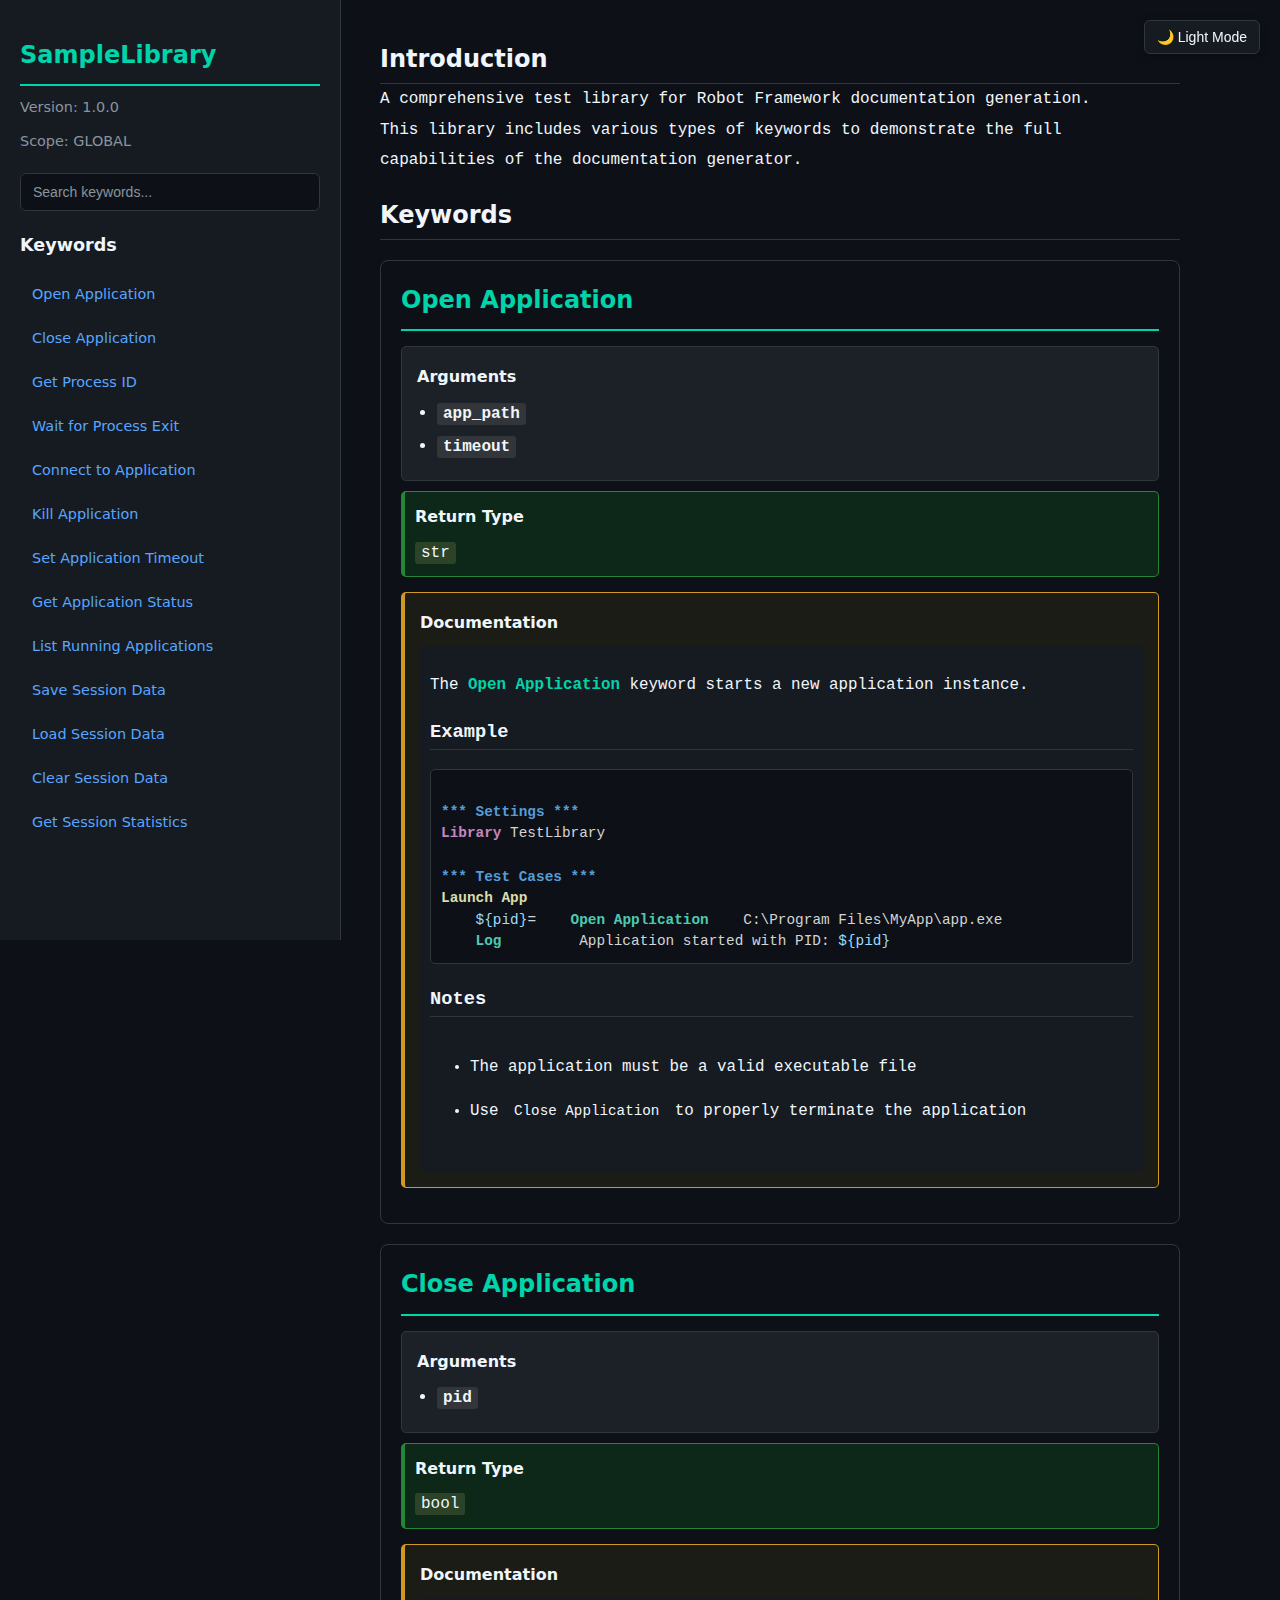
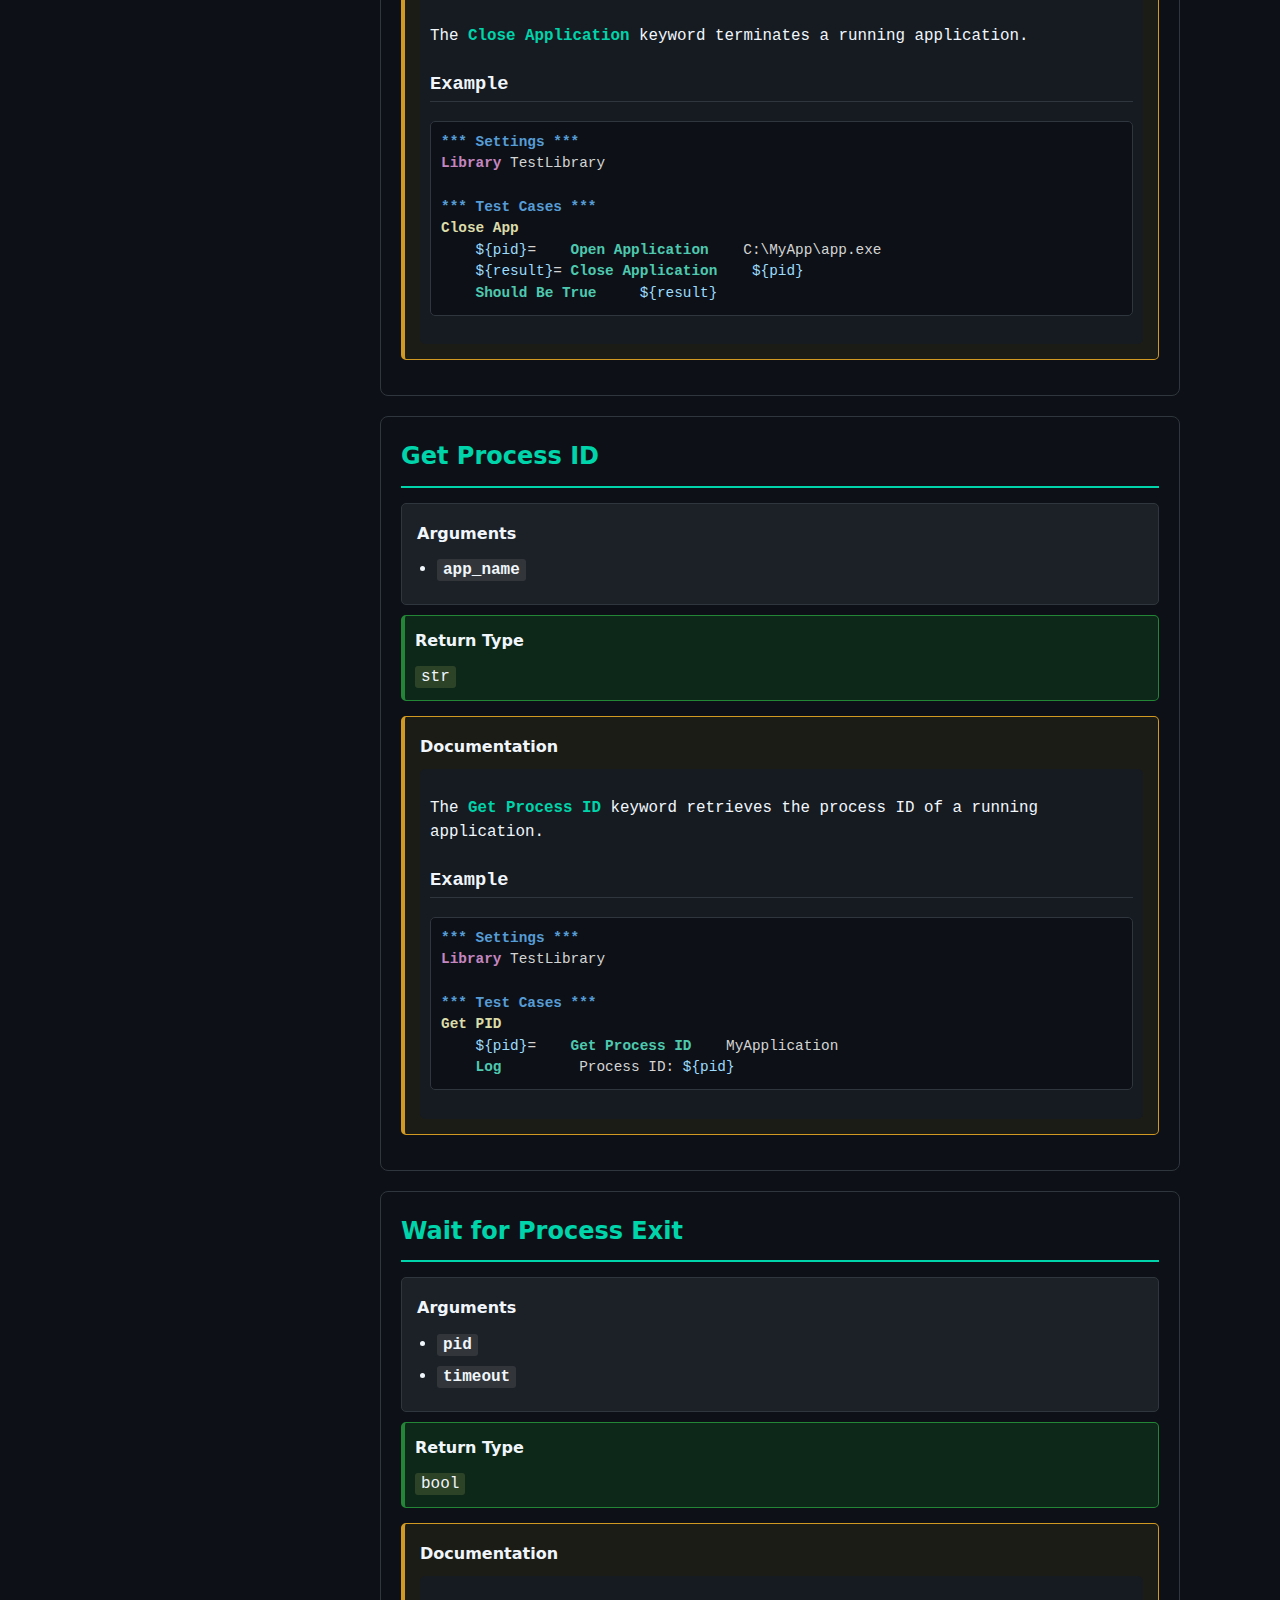
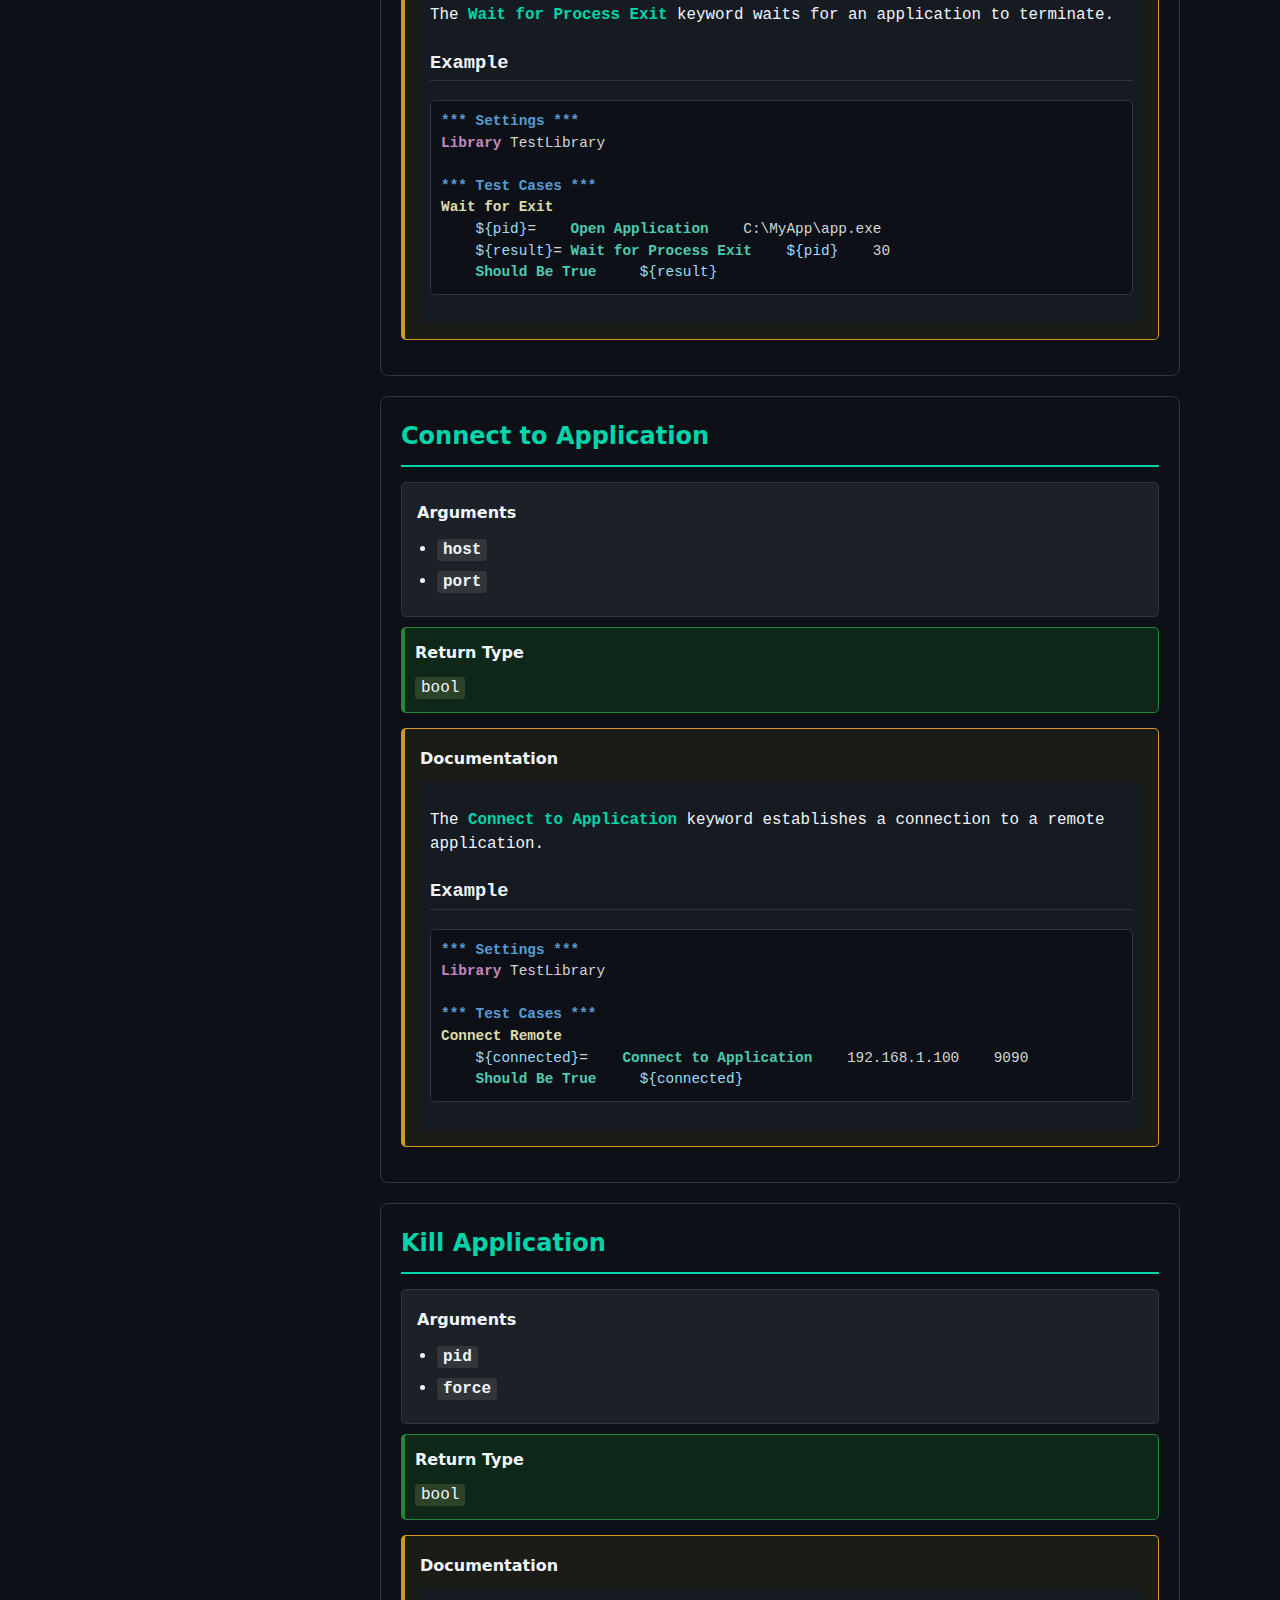
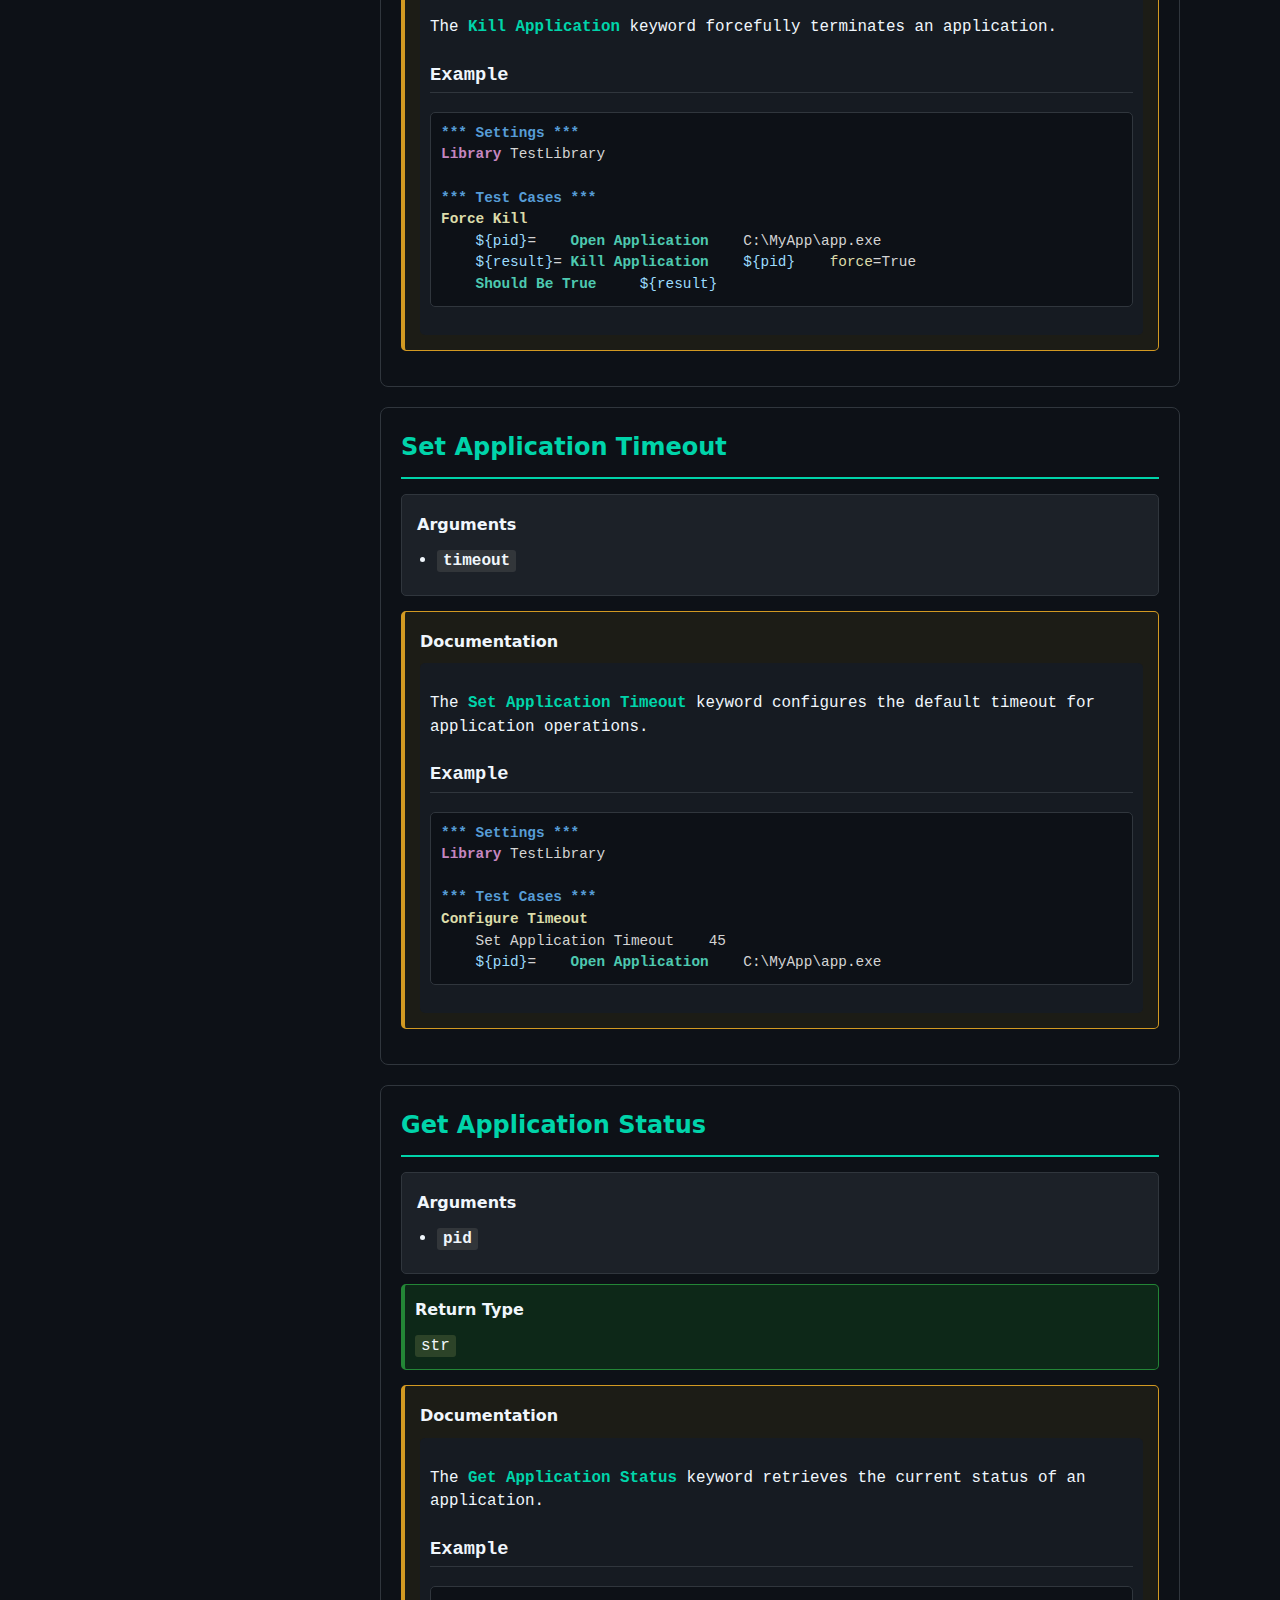
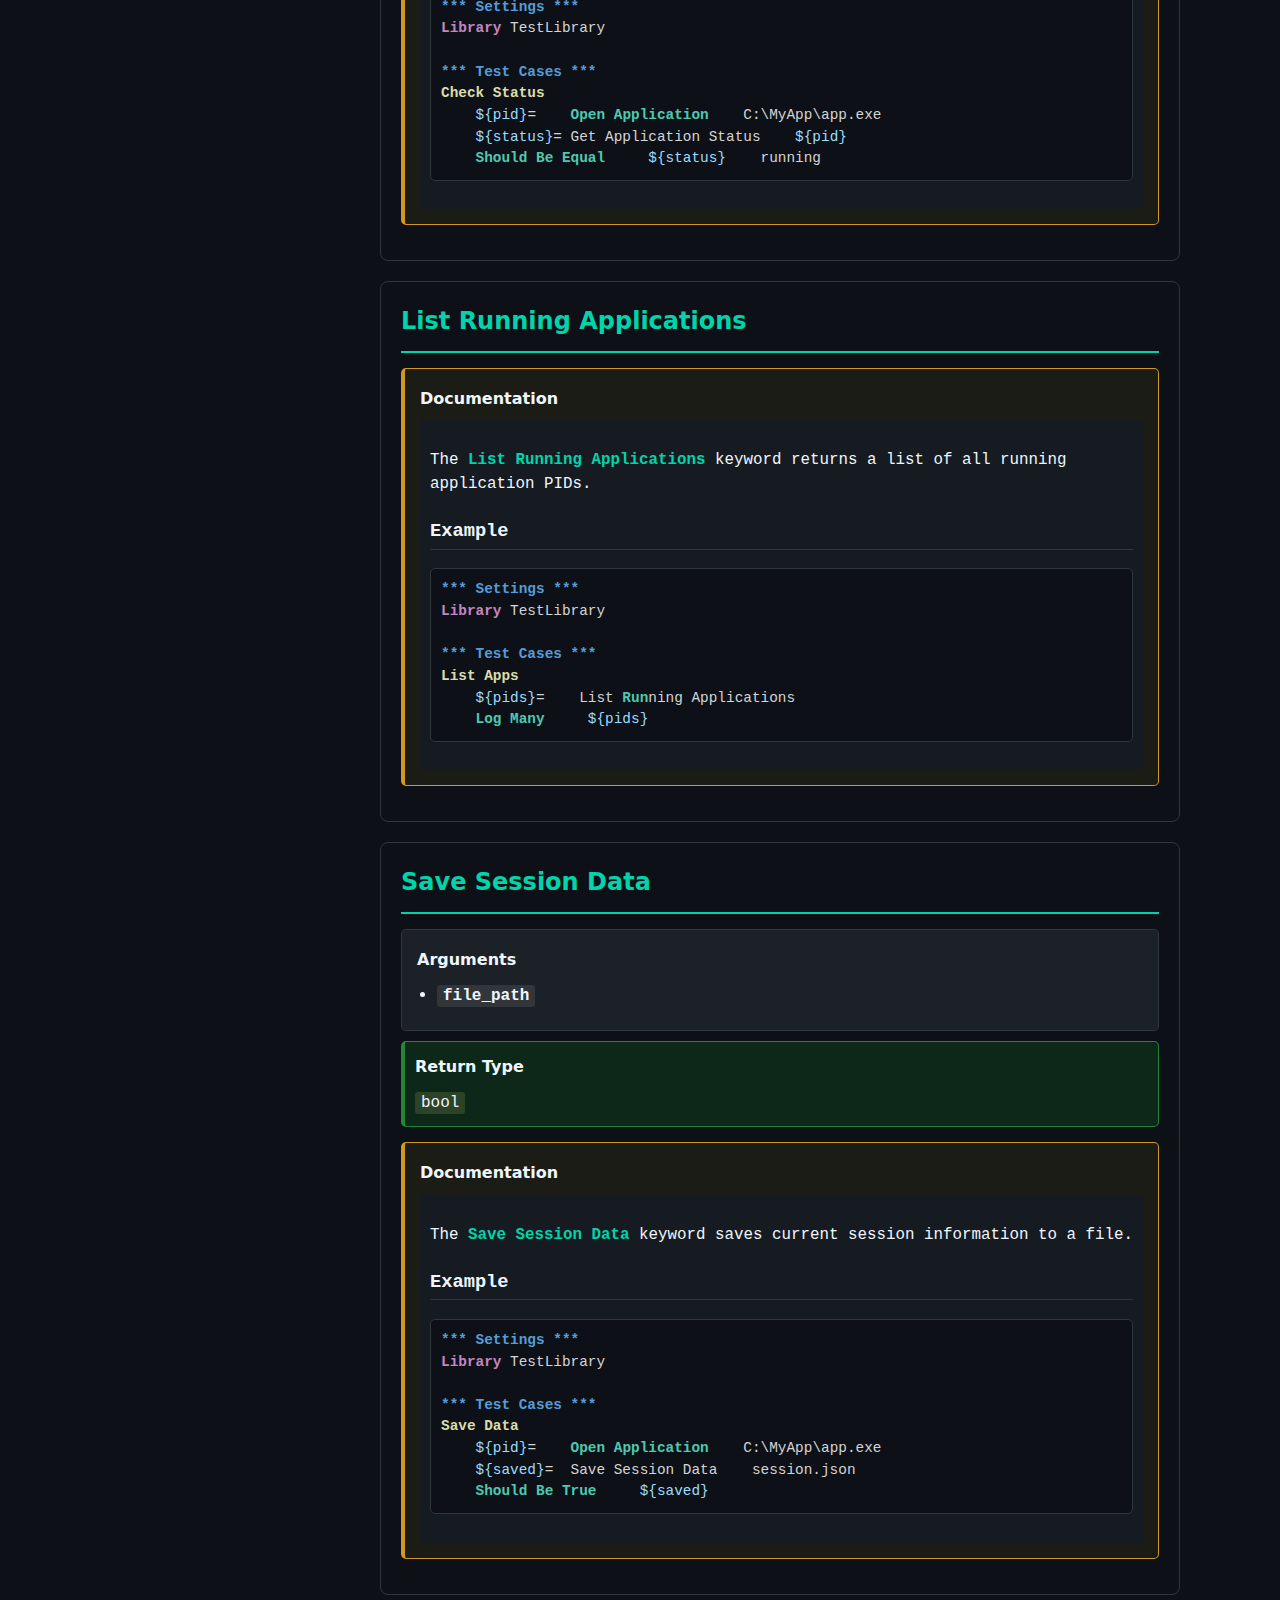
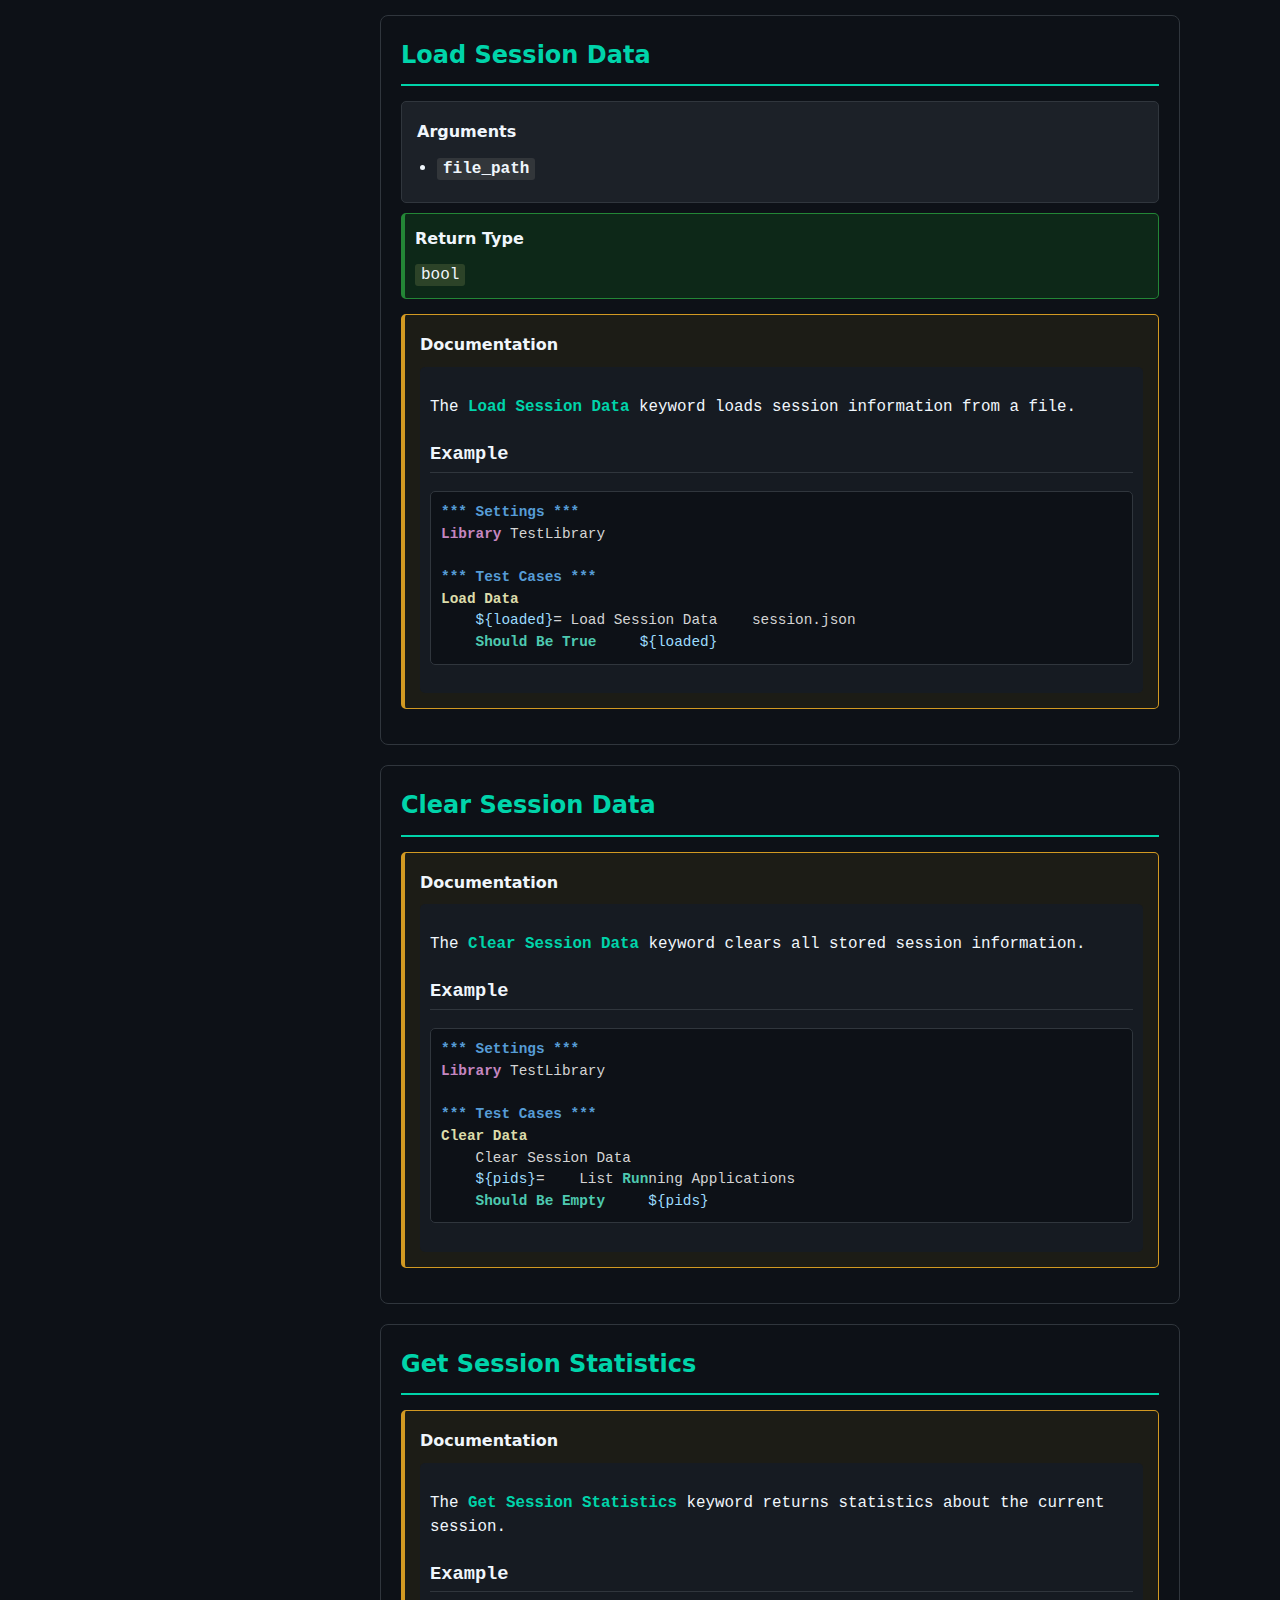
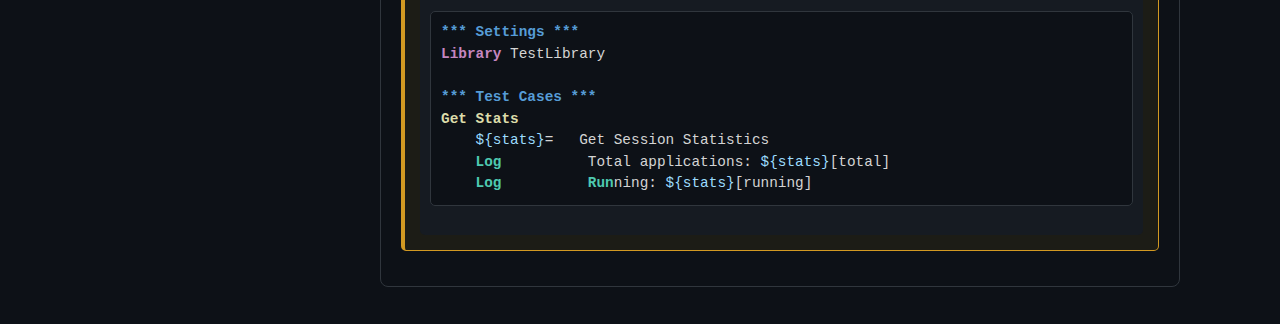
<file: SampleDoc.html>
<!doctype html>
<html id="library-documentation-top" lang="en">

<head>
  <meta http-equiv="Content-Type" content="text/html; charset=utf-8">
  <meta name="viewport" content="width=device-width, initial-scale=1.0, maximum-scale=1, user-scalable=0">
  <meta http-equiv="Pragma" content="no-cache">
  <meta http-equiv="Expires" content="-1">
  <meta http-equiv="X-UA-Compatible" content="IE=edge">
  <meta name="Generator" content="Robot Framework Documentation Parser">
  <link rel="icon" type="image/x-icon" href="[data-uri]">
  <title>SampleLibrary Documentation</title>
  <style>
    :root {
      --background-color: #0d1117;
      --text-color: #f0f6fc;
      --border-color: #30363d;
      --light-background-color: #161b22;
      --robot-highlight: #00d4aa;
      --highlighted-color: var(--background-color);
      --highlighted-background-color: #ffd700;
      --less-important-text-color: #8b949e;
      --link-color: #58a6ff;
      color-scheme: dark
    }

    [data-theme=light] {
      --background-color: white;
      --text-color: black;
      --border-color: #e0e0e2;
      --light-background-color: #f3f3f3;
      --robot-highlight: #00c0b5;
      --highlighted-color: var(--text-color);
      --highlighted-background-color: yellow;
      --less-important-text-color: gray;
      --link-color: #00e
    }

    body {
      background: var(--background-color);
      color: var(--text-color);
      margin: 0;
      font-family: system-ui, -apple-system, sans-serif;
      line-height: 1.6;
    }

    .container {
      display: flex;
      min-height: 100vh;
    }

    .sidebar {
      width: 300px;
      background: var(--light-background-color);
      border-right: 1px solid var(--border-color);
      padding: 20px;
      position: fixed;
      height: 100vh;
      overflow-y: auto;
    }

    .theme-toggle {
      position: fixed;
      top: 20px;
      right: 20px;
      z-index: 1000;
      background: var(--light-background-color);
      color: var(--text-color);
      border: 1px solid var(--border-color);
      padding: 8px 12px;
      border-radius: 6px;
      cursor: pointer;
      font-size: 14px;
      font-weight: 500;
      box-shadow: 0 2px 8px rgba(0,0,0,0.3);
      transition: all 0.3s ease;
    }

    .theme-toggle:hover {
      background: var(--robot-highlight);
      color: var(--background-color);
      transform: translateY(-2px);
      box-shadow: 0 4px 12px rgba(0,0,0,0.4);
    }

    .sidebar h1 {
      color: var(--robot-highlight);
      margin-bottom: 10px;
      font-size: 1.5em;
      border-bottom: 2px solid var(--robot-highlight);
      padding-bottom: 10px;
    }

    .sidebar .version {
      color: var(--less-important-text-color);
      font-size: 0.9em;
      margin-bottom: 10px;
    }

    .sidebar .scope {
      color: var(--less-important-text-color);
      font-size: 0.9em;
    }

    .sidebar h3 {
      color: var(--text-color);
      margin: 20px 0 10px 0;
      font-size: 1.1em;
    }

    .keyword-list {
      list-style: none;
      padding: 0;
    }

    .keyword-list li {
      margin: 5px 0;
    }

    .keyword-list a {
      color: var(--link-color);
      text-decoration: none;
      padding: 8px 12px;
      display: block;
      border-radius: 4px;
      transition: background-color 0.3s;
      font-size: 0.9em;
    }

    .keyword-list a:hover {
      background-color: var(--border-color);
    }

    .search-container {
      margin: 20px 0;
    }

    .search-input {
      width: 100%;
      padding: 10px 12px;
      border: 1px solid var(--border-color);
      border-radius: 6px;
      background: var(--background-color);
      color: var(--text-color);
      font-size: 14px;
      transition: border-color 0.3s ease;
      box-sizing: border-box;
    }

    .search-input:focus {
      outline: none;
      border-color: var(--robot-highlight);
      box-shadow: 0 0 0 2px rgba(0, 212, 170, 0.2);
    }

    .search-input::placeholder {
      color: var(--less-important-text-color);
    }

    .keyword-list li.hidden {
      display: none;
    }

    .no-results {
      color: var(--less-important-text-color);
      font-style: italic;
      text-align: center;
      padding: 20px;
    }

    .main-content {
      margin-left: 320px;
      padding: 40px 60px;
      max-width: 800px;
      background: var(--background-color);
      min-height: 100vh;
      font-size: 16px;
    }

    .main-content h1 {
      color: var(--text-color);
      border-bottom: 3px solid var(--robot-highlight);
      padding-bottom: 10px;
      margin-bottom: 20px;
    }

    .main-content h2 {
      color: var(--text-color);
      margin: 0px 0 0px 0;
      border-bottom: 1px solid var(--border-color);
      padding-bottom: 5px;
    }

    .main-content h3 {
      color: var(--text-color);
      margin: 0px 0 0px 0;
      border-bottom: 1px solid var(--border-color);
      padding-bottom: 5px;
    }

    .main-content h4 {
      color: var(--text-color);
      margin: 0px 0 0px 0;
      border-bottom: 1px solid var(--border-color);
      padding-bottom: 5px;
    }

    .main-content h5 {
      color: var(--text-color);
      margin: 0px 0 0px 0;
      border-bottom: 1px solid var(--border-color);
      padding-bottom: 5px;
    }

    .main-content h6 {
      color: var(--text-color);
      margin: 0px 0 0px 0;
      border-bottom: 1px solid var(--border-color);
      padding-bottom: 5px;
    }

    .keyword-container {
      background: var(--background-color);
      border: 1px solid var(--border-color);
      border-radius: 8px;
      padding: 20px;
      margin: 20px 0;
    }

    .keyword-name h2 {
      color: var(--robot-highlight);
      margin: 0 0 15px 0;
      border-bottom: 2px solid var(--robot-highlight);
      padding-bottom: 10px;
    }

    .keyword-name a {
      color: var(--robot-highlight);
      text-decoration: none;
    }

    .keyword-name a:hover {
      text-decoration: underline;
    }

    .args {
      background: #1c2128;
      border: 1px solid var(--border-color);
      padding: 15px;
      border-radius: 5px;
      margin: 10px 0;
    }

     .args h4 {
       color: var(--text-color);
       margin: 2px 0 4px 0;
       border-bottom: none;
     }

    .arguments-list {
      margin-left: 20px;
    }

    .arguments-list li {
      margin: 5px 0;
    }

    .arg-name {
      font-family: monospace;
      background: #6666664d;
      padding: 2px 6px;
      border-radius: 3px;
      font-weight: bold;
    }

    .return-type {
      background: #0d2818;
      border: 1px solid #238636;
      padding: 10px;
      border-radius: 5px;
      margin: 10px 0;
      border-left: 4px solid #238636;
    }

     .return-type h4 {
       color: var(--text-color);
       margin: 2px 0 4px 0;
       border-bottom: none;
     }

    .arg-type {
      font-family: monospace;
      background: #3d5230a8;
      padding: 2px 6px;
      border-radius: 3px;
    }

    .kw-docs {
      background: #1c1c16;
      border: 1px solid #d29922;
      padding: 15px;
      border-radius: 5px;
      margin: 15px 0;
      border-left: 4px solid #d29922;
    }

     .kw-docs h4 {
       color: var(--text-color);
       margin: 2px 0 4px 0;
       border-bottom: 0px;
     }

     .kwdoc {
       font-family: monospace;
       background: var(--light-background-color);
       padding: 10px;
       border-radius: 5px;
       overflow-x: auto;
       white-space: pre-wrap;
       font-size: 0.9em;
       line-height: 1.3;
     }

     /* Custom syntax styles */
     .kwdoc h1, .kwdoc h2, .kwdoc h3, .kwdoc h4, .kwdoc h5, .kwdoc h6 {
       color: var(--text-color);
       margin: 4px 0 0px 0;
       font-weight: bold;
     }

     .kwdoc h1 { font-size: 1.4em; }
     .kwdoc h2 { font-size: 1.3em; }
     .kwdoc h3 { font-size: 1.2em; }
     .kwdoc h4 { font-size: 1.1em; }
     .kwdoc h5 { font-size: 1.05em; }
     .kwdoc h6 { font-size: 1em; }

     .kwdoc p {
       margin: 0px;
       line-height: 1.5;
       font-size: 1.1em;
     }

     .kwdoc strong {
       font-weight: bold;
       color: var(--robot-highlight);
     }

     .kwdoc em {
       font-style: italic;
     }

     .kwdoc u {
       text-decoration: underline;
     }

     .kwdoc del {
       text-decoration: line-through;
       opacity: 0.7;
     }

     .kwdoc code {
       background: var(--light-background-color);
       padding: 2px 6px;
       border-radius: 3px;
       font-family: 'JetBrains Mono', 'Fira Code', monospace;
       font-size: 0.9em;
     }

     .kwdoc a {
       color: var(--link-color);
       text-decoration: none;
     }

     .kwdoc a:hover {
       text-decoration: underline;
     }

     .kwdoc hr {
       border: none;
       border-top: 1px solid var(--border-color);
       margin: 10px 0;
     }

     .kwdoc .code-block {
       background: var(--background-color);
       border: 1px solid var(--border-color);
       border-radius: 5px;
       margin: 0px;
       overflow-x: auto;
     }

     .kwdoc .code-block pre {
       margin: 0;
       padding: 10px;
       font-family: 'JetBrains Mono', 'Fira Code', monospace;
       font-size: 1em;
       line-height: 1.5;
       white-space: pre;
       overflow-x: auto;
     }

     /* Robot Framework syntax highlighting */
     .kwdoc .code-block pre.language-robot {
       color: #d4d4d4;
     }

     .kwdoc .code-block pre.language-robot .robot-settings {
       color: #569cd6 !important;
       font-weight: bold;
     }

     .kwdoc .code-block pre.language-robot .robot-test-cases {
       color: #569cd6 !important;
       font-weight: bold;
     }

     .kwdoc .code-block pre.language-robot .robot-keywords {
       color: #4ec9b0 !important;
       font-weight: bold;
     }

     .kwdoc .code-block pre.language-robot .robot-variables {
       color: #9cdcfe !important;
     }

     .kwdoc .code-block pre.language-robot .robot-comments {
       color: #6a9955 !important;
       font-style: italic;
     }

     .kwdoc .code-block pre.language-robot .robot-strings {
       color: #ce9178 !important;
     }

     .kwdoc .code-block pre.language-robot .robot-numbers {
       color: #b5cea8 !important;
     }

     .kwdoc .doc-table {
       width: 100%;
       border-collapse: collapse;
       margin: 0px;
       background: var(--light-background-color);
       border: 1px solid var(--border-color);
       border-radius: 5px;
       overflow: hidden;
     }

     .kwdoc .doc-table th,
     .kwdoc .doc-table td {
       padding: 6px 10px;
       text-align: left;
       border-bottom: 1px solid var(--border-color);
     }

     .kwdoc .doc-table th {
       background: var(--border-color);
       font-weight: bold;
       color: var(--text-color);
     }

     .kwdoc .doc-table tr:last-child td {
       border-bottom: none;
     }

     .kwdoc .doc-table tr:hover {
       background: var(--border-color);
     }

     .kwdoc ul {
       margin: 0px;
     }

     .kwdoc li {
       margin: 1px 0;
       line-height: 1.5;
       font-size: 1.1em;
     }

     /* Introduction content styles */
     .intro-content {
       font-family: monospace;
       font-size: inherit;
       background: transparent;
       padding: 0;
       margin-bottom: 20px;
     }

     .intro-content h1, .intro-content h2, .intro-content h3, .intro-content h4, .intro-content h5, .intro-content h6 {
       color: var(--text-color);
       margin: 4px 0 0px 0;
       font-weight: bold;
     }

     .intro-content h1 { font-size: 1.4em; }
     .intro-content h2 { font-size: 1.3em; }
     .intro-content h3 { font-size: 1.2em; }
     .intro-content h4 { font-size: 1.1em; }
     .intro-content h5 { font-size: 1.05em; }
     .intro-content h6 { font-size: 1em; }

     .intro-content p {
       margin: 0px;
       line-height: 1.9;
       font-size: inherit;
     }

     .intro-content strong {
       font-weight: bold;
       color: var(--robot-highlight);
     }

     .intro-content em {
       font-style: italic;
     }

     .intro-content u {
       text-decoration: underline;
     }

     .intro-content del {
       text-decoration: line-through;
       opacity: 0.7;
     }

     .intro-content code {
       background: var(--light-background-color);
       padding: 2px 6px;
       border-radius: 3px;
       font-family: 'JetBrains Mono', 'Fira Code', monospace;
       font-size: 0.9em;
     }

     .intro-content a {
       color: var(--link-color);
       text-decoration: none;
     }

     .intro-content a:hover {
       text-decoration: underline;
     }

     .intro-content hr {
       border: none;
       border-top: 1px solid var(--border-color);
       margin: 10px 0;
     }

     .intro-content .code-block {
       background: var(--background-color);
       border: 1px solid var(--border-color);
       border-radius: 5px;
       margin: 0px;
       overflow-x: auto;
     }

     .intro-content .code-block pre {
       margin: 0;
       padding: 10px;
       font-family: 'JetBrains Mono', 'Fira Code', monospace;
       font-size: 0.9em;
       line-height: 1.3;
       white-space: pre;
       overflow-x: auto;
     }

     .intro-content .doc-table {
       width: 100%;
       border-collapse: collapse;
       margin: 0px;
       background: var(--light-background-color);
       border: 1px solid var(--border-color);
       border-radius: 5px;
       overflow: hidden;
     }

     .intro-content .doc-table th,
     .intro-content .doc-table td {
       padding: 6px 10px;
       text-align: left;
       border-bottom: 1px solid var(--border-color);
     }

     .intro-content .doc-table th {
       background: var(--border-color);
       font-weight: bold;
       color: var(--text-color);
     }

     .intro-content .doc-table tr:last-child td {
       border-bottom: none;
     }

     .intro-content .doc-table tr:hover {
       background: var(--border-color);
     }

     .intro-content ul {
       margin: 0px;
     }

     .intro-content li {
       margin: 1px 0;
       line-height: 1.5;
       font-size: inherit;
     }

    @media (max-width: 768px) {
      .sidebar {
        width: 100%;
        position: relative;
        height: auto;
      }
      .main-content {
        margin-left: 0;
        padding: 20px 30px;
      }
      .theme-toggle {
        top: 10px;
        right: 10px;
      }
    }
  </style>
</head>
<body>
<button id="theme-toggle" class="theme-toggle" onclick="toggleTheme()">🌙 Light Mode</button>
<div class="container">
<div class="sidebar">
<h1>SampleLibrary</h1>
<div class="version">Version: 1.0.0</div>
<div class="scope">Scope: GLOBAL</div>
<div class="search-container">
<input type="text" id="keyword-search" class="search-input" placeholder="Search keywords...">
</div>
<h3>Keywords</h3>
<ul class="keyword-list" id="keyword-list">
<li><a href="#open-application">Open Application</a></li>
<li><a href="#close-application">Close Application</a></li>
<li><a href="#get-process-id">Get Process ID</a></li>
<li><a href="#wait-for-process-exit">Wait for Process Exit</a></li>
<li><a href="#connect-to-application">Connect to Application</a></li>
<li><a href="#kill-application">Kill Application</a></li>
<li><a href="#set-application-timeout">Set Application Timeout</a></li>
<li><a href="#get-application-status">Get Application Status</a></li>
<li><a href="#list-running-applications">List Running Applications</a></li>
<li><a href="#save-session-data">Save Session Data</a></li>
<li><a href="#load-session-data">Load Session Data</a></li>
<li><a href="#clear-session-data">Clear Session Data</a></li>
<li><a href="#get-session-statistics">Get Session Statistics</a></li>
</ul>
</div>
<div class="main-content">
<h2>Introduction</h2>
<div class="intro-content"><p>A comprehensive test library for Robot Framework documentation generation.</p>
<p>    This library includes various types of keywords to demonstrate the full</p>
<p>    capabilities of the documentation generator.</p></div>
<h2 id="Keywords">Keywords</h2>
<div class="keywords">
<div class="keyword-container" id="open-application">
<div class="keyword-name">
<h2><a class="kw-name" href="#open-application">Open Application</a></h2>
</div>
<div class="keyword-content">
<div class="kw-overview">
<div class="args">
<h4>Arguments</h4>
<div class="arguments-list-container">
<div class="arguments-list">
<li><span class="arg-name">app_path</span></li>
<li><span class="arg-name">timeout</span></li>
</div>
</div>
</div>
<div class="return-type">
<h4>Return Type</h4>
<span class="arg-type">str</span>
</div>
</div>
<div class="kw-docs">
<h4>Documentation</h4>
<div class="kwdoc doc">
<p>The <strong>Open Application</strong> keyword starts a new application instance.</p>
<h2>Example</h2>
<div class="code-block"><pre class="language-robot">

<span style="color: #569cd6; font-weight: bold;">*** Settings ***</span>
<span style="color: #c586c0; font-weight: bold;">Library</span> TestLibrary

<span style="color: #569cd6; font-weight: bold;">*** Test Cases ***</span>
<span style="color: #dcdcaa; font-weight: bold;">Launch App</span>
    <span style="color: #9cdcfe;">${pid}</span>=    <span style="color: #4ec9b0; font-weight: bold;">Open Application</span>    C:\Program Files\MyApp\app.exe
    <span style="color: #4ec9b0; font-weight: bold;">Log</span>         Application started with PID: <span style="color: #9cdcfe;">${pid}</span>
</pre></div>
<h2>Notes</h2>
<ul>
<li>The application must be a valid executable file</li>
<li>Use <code>Close Application</code> to properly terminate the application</li>
</ul>
</div>
</div>
</div>
</div>
<div class="keyword-container" id="close-application">
<div class="keyword-name">
<h2><a class="kw-name" href="#close-application">Close Application</a></h2>
</div>
<div class="keyword-content">
<div class="kw-overview">
<div class="args">
<h4>Arguments</h4>
<div class="arguments-list-container">
<div class="arguments-list">
<li><span class="arg-name">pid</span></li>
</div>
</div>
</div>
<div class="return-type">
<h4>Return Type</h4>
<span class="arg-type">bool</span>
</div>
</div>
<div class="kw-docs">
<h4>Documentation</h4>
<div class="kwdoc doc">
<p>The <strong>Close Application</strong> keyword terminates a running application.</p>
<h2>Example</h2>
<div class="code-block"><pre class="language-robot">
<span style="color: #569cd6; font-weight: bold;">*** Settings ***</span>
<span style="color: #c586c0; font-weight: bold;">Library</span> TestLibrary

<span style="color: #569cd6; font-weight: bold;">*** Test Cases ***</span>
<span style="color: #dcdcaa; font-weight: bold;">Close App</span>
    <span style="color: #9cdcfe;">${pid}</span>=    <span style="color: #4ec9b0; font-weight: bold;">Open Application</span>    C:\MyApp\app.exe
    <span style="color: #9cdcfe;">${result}</span>= <span style="color: #4ec9b0; font-weight: bold;">Close Application</span>    <span style="color: #9cdcfe;">${pid}</span>
    <span style="color: #4ec9b0; font-weight: bold;">Should Be True</span>     <span style="color: #9cdcfe;">${result}</span>
</pre></div>
</div>
</div>
</div>
</div>
<div class="keyword-container" id="get-process-id">
<div class="keyword-name">
<h2><a class="kw-name" href="#get-process-id">Get Process ID</a></h2>
</div>
<div class="keyword-content">
<div class="kw-overview">
<div class="args">
<h4>Arguments</h4>
<div class="arguments-list-container">
<div class="arguments-list">
<li><span class="arg-name">app_name</span></li>
</div>
</div>
</div>
<div class="return-type">
<h4>Return Type</h4>
<span class="arg-type">str</span>
</div>
</div>
<div class="kw-docs">
<h4>Documentation</h4>
<div class="kwdoc doc">
<p>The <strong>Get Process ID</strong> keyword retrieves the process ID of a running application.</p>
<h2>Example</h2>
<div class="code-block"><pre class="language-robot">
<span style="color: #569cd6; font-weight: bold;">*** Settings ***</span>
<span style="color: #c586c0; font-weight: bold;">Library</span> TestLibrary

<span style="color: #569cd6; font-weight: bold;">*** Test Cases ***</span>
<span style="color: #dcdcaa; font-weight: bold;">Get PID</span>
    <span style="color: #9cdcfe;">${pid}</span>=    <span style="color: #4ec9b0; font-weight: bold;">Get Process ID</span>    MyApplication
    <span style="color: #4ec9b0; font-weight: bold;">Log</span>         Process ID: <span style="color: #9cdcfe;">${pid}</span>
</pre></div>
</div>
</div>
</div>
</div>
<div class="keyword-container" id="wait-for-process-exit">
<div class="keyword-name">
<h2><a class="kw-name" href="#wait-for-process-exit">Wait for Process Exit</a></h2>
</div>
<div class="keyword-content">
<div class="kw-overview">
<div class="args">
<h4>Arguments</h4>
<div class="arguments-list-container">
<div class="arguments-list">
<li><span class="arg-name">pid</span></li>
<li><span class="arg-name">timeout</span></li>
</div>
</div>
</div>
<div class="return-type">
<h4>Return Type</h4>
<span class="arg-type">bool</span>
</div>
</div>
<div class="kw-docs">
<h4>Documentation</h4>
<div class="kwdoc doc">
<p>The <strong>Wait for Process Exit</strong> keyword waits for an application to terminate.</p>
<h2>Example</h2>
<div class="code-block"><pre class="language-robot">
<span style="color: #569cd6; font-weight: bold;">*** Settings ***</span>
<span style="color: #c586c0; font-weight: bold;">Library</span> TestLibrary

<span style="color: #569cd6; font-weight: bold;">*** Test Cases ***</span>
<span style="color: #dcdcaa; font-weight: bold;">Wait for Exit</span>
    <span style="color: #9cdcfe;">${pid}</span>=    <span style="color: #4ec9b0; font-weight: bold;">Open Application</span>    C:\MyApp\app.exe
    <span style="color: #9cdcfe;">${result}</span>= <span style="color: #4ec9b0; font-weight: bold;">Wait for Process Exit</span>    <span style="color: #9cdcfe;">${pid}</span>    30
    <span style="color: #4ec9b0; font-weight: bold;">Should Be True</span>     <span style="color: #9cdcfe;">${result}</span>
</pre></div>
</div>
</div>
</div>
</div>
<div class="keyword-container" id="connect-to-application">
<div class="keyword-name">
<h2><a class="kw-name" href="#connect-to-application">Connect to Application</a></h2>
</div>
<div class="keyword-content">
<div class="kw-overview">
<div class="args">
<h4>Arguments</h4>
<div class="arguments-list-container">
<div class="arguments-list">
<li><span class="arg-name">host</span></li>
<li><span class="arg-name">port</span></li>
</div>
</div>
</div>
<div class="return-type">
<h4>Return Type</h4>
<span class="arg-type">bool</span>
</div>
</div>
<div class="kw-docs">
<h4>Documentation</h4>
<div class="kwdoc doc">
<p>The <strong>Connect to Application</strong> keyword establishes a connection to a remote application.</p>
<h2>Example</h2>
<div class="code-block"><pre class="language-robot">
<span style="color: #569cd6; font-weight: bold;">*** Settings ***</span>
<span style="color: #c586c0; font-weight: bold;">Library</span> TestLibrary

<span style="color: #569cd6; font-weight: bold;">*** Test Cases ***</span>
<span style="color: #dcdcaa; font-weight: bold;">Connect Remote</span>
    <span style="color: #9cdcfe;">${connected}</span>=    <span style="color: #4ec9b0; font-weight: bold;">Connect to Application</span>    192.168.1.100    9090
    <span style="color: #4ec9b0; font-weight: bold;">Should Be True</span>     <span style="color: #9cdcfe;">${connected}</span>
</pre></div>
</div>
</div>
</div>
</div>
<div class="keyword-container" id="kill-application">
<div class="keyword-name">
<h2><a class="kw-name" href="#kill-application">Kill Application</a></h2>
</div>
<div class="keyword-content">
<div class="kw-overview">
<div class="args">
<h4>Arguments</h4>
<div class="arguments-list-container">
<div class="arguments-list">
<li><span class="arg-name">pid</span></li>
<li><span class="arg-name">force</span></li>
</div>
</div>
</div>
<div class="return-type">
<h4>Return Type</h4>
<span class="arg-type">bool</span>
</div>
</div>
<div class="kw-docs">
<h4>Documentation</h4>
<div class="kwdoc doc">
<p>The <strong>Kill Application</strong> keyword forcefully terminates an application.</p>
<h2>Example</h2>
<div class="code-block"><pre class="language-robot">
<span style="color: #569cd6; font-weight: bold;">*** Settings ***</span>
<span style="color: #c586c0; font-weight: bold;">Library</span> TestLibrary

<span style="color: #569cd6; font-weight: bold;">*** Test Cases ***</span>
<span style="color: #dcdcaa; font-weight: bold;">Force Kill</span>
    <span style="color: #9cdcfe;">${pid}</span>=    <span style="color: #4ec9b0; font-weight: bold;">Open Application</span>    C:\MyApp\app.exe
    <span style="color: #9cdcfe;">${result}</span>= <span style="color: #4ec9b0; font-weight: bold;">Kill Application</span>    <span style="color: #9cdcfe;">${pid}</span>    <span style="color: #dcdcaa;">force</span>=True
    <span style="color: #4ec9b0; font-weight: bold;">Should Be True</span>     <span style="color: #9cdcfe;">${result}</span>
</pre></div>
</div>
</div>
</div>
</div>
<div class="keyword-container" id="set-application-timeout">
<div class="keyword-name">
<h2><a class="kw-name" href="#set-application-timeout">Set Application Timeout</a></h2>
</div>
<div class="keyword-content">
<div class="kw-overview">
<div class="args">
<h4>Arguments</h4>
<div class="arguments-list-container">
<div class="arguments-list">
<li><span class="arg-name">timeout</span></li>
</div>
</div>
</div>
</div>
<div class="kw-docs">
<h4>Documentation</h4>
<div class="kwdoc doc">
<p>The <strong>Set Application Timeout</strong> keyword configures the default timeout for application operations.</p>
<h2>Example</h2>
<div class="code-block"><pre class="language-robot">
<span style="color: #569cd6; font-weight: bold;">*** Settings ***</span>
<span style="color: #c586c0; font-weight: bold;">Library</span> TestLibrary

<span style="color: #569cd6; font-weight: bold;">*** Test Cases ***</span>
<span style="color: #dcdcaa; font-weight: bold;">Configure Timeout</span>
    Set Application Timeout    45
    <span style="color: #9cdcfe;">${pid}</span>=    <span style="color: #4ec9b0; font-weight: bold;">Open Application</span>    C:\MyApp\app.exe
</pre></div>
</div>
</div>
</div>
</div>
<div class="keyword-container" id="get-application-status">
<div class="keyword-name">
<h2><a class="kw-name" href="#get-application-status">Get Application Status</a></h2>
</div>
<div class="keyword-content">
<div class="kw-overview">
<div class="args">
<h4>Arguments</h4>
<div class="arguments-list-container">
<div class="arguments-list">
<li><span class="arg-name">pid</span></li>
</div>
</div>
</div>
<div class="return-type">
<h4>Return Type</h4>
<span class="arg-type">str</span>
</div>
</div>
<div class="kw-docs">
<h4>Documentation</h4>
<div class="kwdoc doc">
<p>The <strong>Get Application Status</strong> keyword retrieves the current status of an application.</p>
<h2>Example</h2>
<div class="code-block"><pre class="language-robot">
<span style="color: #569cd6; font-weight: bold;">*** Settings ***</span>
<span style="color: #c586c0; font-weight: bold;">Library</span> TestLibrary

<span style="color: #569cd6; font-weight: bold;">*** Test Cases ***</span>
<span style="color: #dcdcaa; font-weight: bold;">Check Status</span>
    <span style="color: #9cdcfe;">${pid}</span>=    <span style="color: #4ec9b0; font-weight: bold;">Open Application</span>    C:\MyApp\app.exe
    <span style="color: #9cdcfe;">${status}</span>= Get Application Status    <span style="color: #9cdcfe;">${pid}</span>
    <span style="color: #4ec9b0; font-weight: bold;">Should Be Equal</span>     <span style="color: #9cdcfe;">${status}</span>    running
</pre></div>
</div>
</div>
</div>
</div>
<div class="keyword-container" id="list-running-applications">
<div class="keyword-name">
<h2><a class="kw-name" href="#list-running-applications">List Running Applications</a></h2>
</div>
<div class="keyword-content">
<div class="kw-overview">
</div>
<div class="kw-docs">
<h4>Documentation</h4>
<div class="kwdoc doc">
<p>The <strong>List Running Applications</strong> keyword returns a list of all running application PIDs.</p>
<h2>Example</h2>
<div class="code-block"><pre class="language-robot">
<span style="color: #569cd6; font-weight: bold;">*** Settings ***</span>
<span style="color: #c586c0; font-weight: bold;">Library</span> TestLibrary

<span style="color: #569cd6; font-weight: bold;">*** Test Cases ***</span>
<span style="color: #dcdcaa; font-weight: bold;">List Apps</span>
    <span style="color: #9cdcfe;">${pids}</span>=    List <span style="color: #4ec9b0; font-weight: bold;">Run</span>ning Applications
    <span style="color: #4ec9b0; font-weight: bold;">Log Many</span>     <span style="color: #9cdcfe;">${pids}</span>
</pre></div>
</div>
</div>
</div>
</div>
<div class="keyword-container" id="save-session-data">
<div class="keyword-name">
<h2><a class="kw-name" href="#save-session-data">Save Session Data</a></h2>
</div>
<div class="keyword-content">
<div class="kw-overview">
<div class="args">
<h4>Arguments</h4>
<div class="arguments-list-container">
<div class="arguments-list">
<li><span class="arg-name">file_path</span></li>
</div>
</div>
</div>
<div class="return-type">
<h4>Return Type</h4>
<span class="arg-type">bool</span>
</div>
</div>
<div class="kw-docs">
<h4>Documentation</h4>
<div class="kwdoc doc">
<p>The <strong>Save Session Data</strong> keyword saves current session information to a file.</p>
<h2>Example</h2>
<div class="code-block"><pre class="language-robot">
<span style="color: #569cd6; font-weight: bold;">*** Settings ***</span>
<span style="color: #c586c0; font-weight: bold;">Library</span> TestLibrary

<span style="color: #569cd6; font-weight: bold;">*** Test Cases ***</span>
<span style="color: #dcdcaa; font-weight: bold;">Save Data</span>
    <span style="color: #9cdcfe;">${pid}</span>=    <span style="color: #4ec9b0; font-weight: bold;">Open Application</span>    C:\MyApp\app.exe
    <span style="color: #9cdcfe;">${saved}</span>=  Save Session Data    session.json
    <span style="color: #4ec9b0; font-weight: bold;">Should Be True</span>     <span style="color: #9cdcfe;">${saved}</span>
</pre></div>
</div>
</div>
</div>
</div>
<div class="keyword-container" id="load-session-data">
<div class="keyword-name">
<h2><a class="kw-name" href="#load-session-data">Load Session Data</a></h2>
</div>
<div class="keyword-content">
<div class="kw-overview">
<div class="args">
<h4>Arguments</h4>
<div class="arguments-list-container">
<div class="arguments-list">
<li><span class="arg-name">file_path</span></li>
</div>
</div>
</div>
<div class="return-type">
<h4>Return Type</h4>
<span class="arg-type">bool</span>
</div>
</div>
<div class="kw-docs">
<h4>Documentation</h4>
<div class="kwdoc doc">
<p>The <strong>Load Session Data</strong> keyword loads session information from a file.</p>
<h2>Example</h2>
<div class="code-block"><pre class="language-robot">
<span style="color: #569cd6; font-weight: bold;">*** Settings ***</span>
<span style="color: #c586c0; font-weight: bold;">Library</span> TestLibrary

<span style="color: #569cd6; font-weight: bold;">*** Test Cases ***</span>
<span style="color: #dcdcaa; font-weight: bold;">Load Data</span>
    <span style="color: #9cdcfe;">${loaded}</span>= Load Session Data    session.json
    <span style="color: #4ec9b0; font-weight: bold;">Should Be True</span>     <span style="color: #9cdcfe;">${loaded}</span>
</pre></div>
</div>
</div>
</div>
</div>
<div class="keyword-container" id="clear-session-data">
<div class="keyword-name">
<h2><a class="kw-name" href="#clear-session-data">Clear Session Data</a></h2>
</div>
<div class="keyword-content">
<div class="kw-overview">
</div>
<div class="kw-docs">
<h4>Documentation</h4>
<div class="kwdoc doc">
<p>The <strong>Clear Session Data</strong> keyword clears all stored session information.</p>
<h2>Example</h2>
<div class="code-block"><pre class="language-robot">
<span style="color: #569cd6; font-weight: bold;">*** Settings ***</span>
<span style="color: #c586c0; font-weight: bold;">Library</span> TestLibrary

<span style="color: #569cd6; font-weight: bold;">*** Test Cases ***</span>
<span style="color: #dcdcaa; font-weight: bold;">Clear Data</span>
    Clear Session Data
    <span style="color: #9cdcfe;">${pids}</span>=    List <span style="color: #4ec9b0; font-weight: bold;">Run</span>ning Applications
    <span style="color: #4ec9b0; font-weight: bold;">Should Be Empty</span>     <span style="color: #9cdcfe;">${pids}</span>
</pre></div>
</div>
</div>
</div>
</div>
<div class="keyword-container" id="get-session-statistics">
<div class="keyword-name">
<h2><a class="kw-name" href="#get-session-statistics">Get Session Statistics</a></h2>
</div>
<div class="keyword-content">
<div class="kw-overview">
</div>
<div class="kw-docs">
<h4>Documentation</h4>
<div class="kwdoc doc">
<p>The <strong>Get Session Statistics</strong> keyword returns statistics about the current session.</p>
<h2>Example</h2>
<div class="code-block"><pre class="language-robot">
<span style="color: #569cd6; font-weight: bold;">*** Settings ***</span>
<span style="color: #c586c0; font-weight: bold;">Library</span> TestLibrary

<span style="color: #569cd6; font-weight: bold;">*** Test Cases ***</span>
<span style="color: #dcdcaa; font-weight: bold;">Get Stats</span>
    <span style="color: #9cdcfe;">${stats}</span>=   Get Session Statistics
    <span style="color: #4ec9b0; font-weight: bold;">Log</span>          Total applications: <span style="color: #9cdcfe;">${stats}</span>[total]
    <span style="color: #4ec9b0; font-weight: bold;">Log</span>          <span style="color: #4ec9b0; font-weight: bold;">Run</span>ning: <span style="color: #9cdcfe;">${stats}</span>[running]
</pre></div>
</div>
</div>
</div>
</div>
</div>
</div>
</div>

<script>
function toggleTheme() {
  const body = document.body;
  const button = document.getElementById('theme-toggle');
  
  if (body.getAttribute('data-theme') === 'light') {
    body.setAttribute('data-theme', 'dark');
    button.textContent = '🌙 Light Mode';
  } else {
    body.setAttribute('data-theme', 'light');
    button.textContent = '☀️ Dark Mode';
  }
  
  // Save preference
  localStorage.setItem('theme', body.getAttribute('data-theme'));
}

function searchKeywords() {
  const searchInput = document.getElementById('keyword-search');
  const keywordList = document.getElementById('keyword-list');
  const searchTerm = searchInput.value.toLowerCase().trim();
  
  const keywords = keywordList.querySelectorAll('li');
  let visibleCount = 0;
  
  keywords.forEach(keyword => {
    const keywordText = keyword.textContent.toLowerCase();
    if (keywordText.includes(searchTerm)) {
      keyword.classList.remove('hidden');
      visibleCount++;
    } else {
      keyword.classList.add('hidden');
    }
  });
  
  // Show no results message if no keywords match
  let noResultsMsg = keywordList.querySelector('.no-results');
  if (visibleCount === 0 && searchTerm !== '') {
    if (!noResultsMsg) {
      noResultsMsg = document.createElement('li');
      noResultsMsg.className = 'no-results';
      noResultsMsg.textContent = 'No keywords found';
      keywordList.appendChild(noResultsMsg);
    }
  } else if (noResultsMsg) {
    noResultsMsg.remove();
  }
}

// Load saved theme on page load
document.addEventListener('DOMContentLoaded', function() {
  const savedTheme = localStorage.getItem('theme');
  if (savedTheme) {
    document.body.setAttribute('data-theme', savedTheme);
    const button = document.getElementById('theme-toggle');
    if (savedTheme === 'light') {
      button.textContent = '☀️ Dark Mode';
    } else {
      button.textContent = '🌙 Light Mode';
    }
  }
  
  // Add search functionality
  const searchInput = document.getElementById('keyword-search');
  if (searchInput) {
    searchInput.addEventListener('input', searchKeywords);
    searchInput.addEventListener('keyup', function(e) {
      if (e.key === 'Escape') {
        searchInput.value = '';
        searchKeywords();
        searchInput.blur();
      }
    });
  }
});
</script>
</body></html>
</file>
